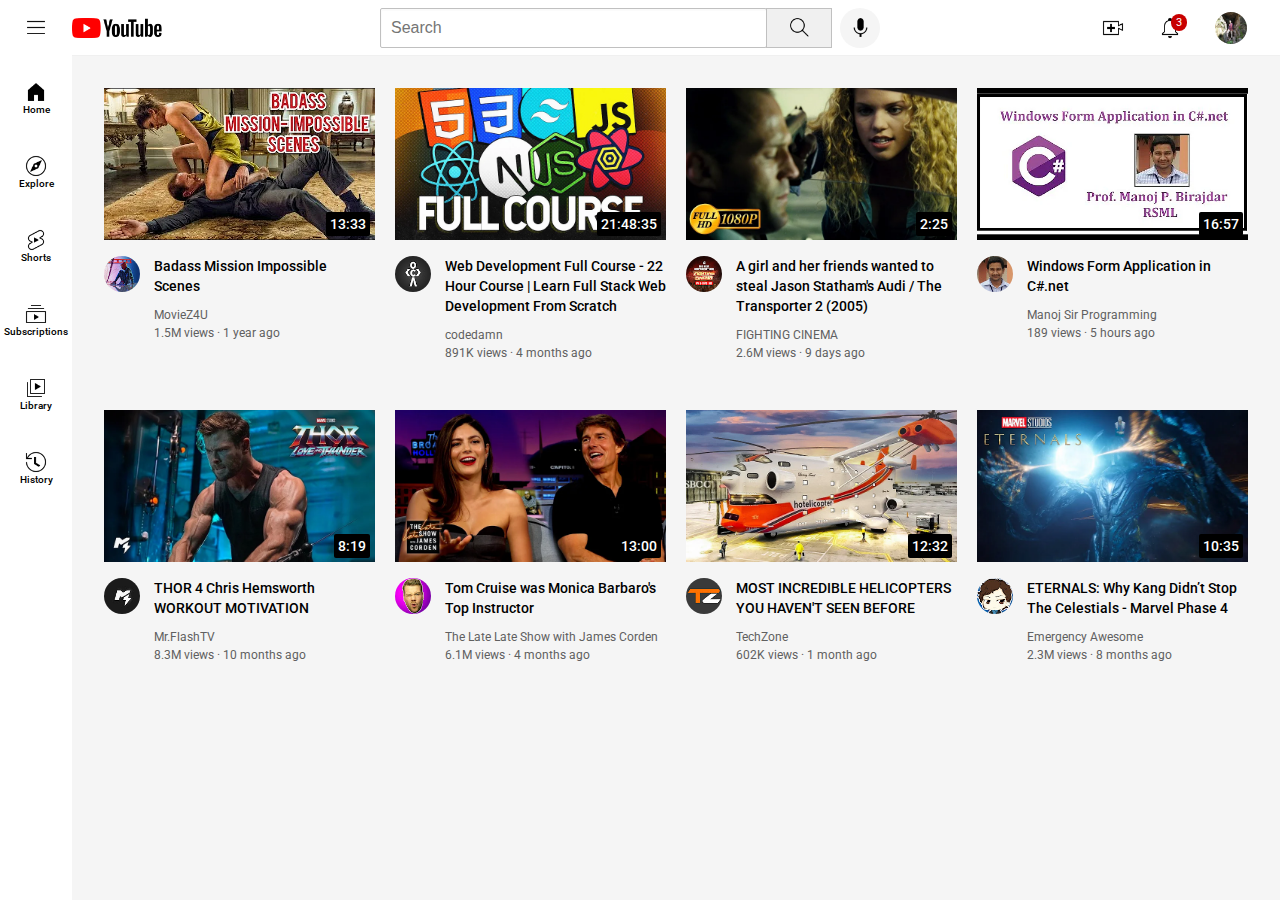
<file: index.html>
<!DOCTYPE html>
<html lang="en">
  <head>
    <meta charset="UTF-8" />
    <meta http-equiv="X-UA-Compatible" content="IE=edge" />
    <meta name="viewport" content="width=device-width, initial-scale=1.0" />
    <title>Utube</title>
    <link rel="icon" type="image/x-icon" href="icons/YouTube.ico" />
    <link rel="preconnect" href="https://fonts.googleapis.com" />
    <link rel="preconnect" href="https://fonts.gstatic.com" crossorigin />
    <link
      href="https://fonts.googleapis.com/css2?family=Roboto:wght@400;500;700&display=swap"
      rel="stylesheet"
    />
    <link rel="stylesheet" href="styles/video.css" />
    <link rel="stylesheet" href="styles/header.css" />
    <link rel="stylesheet" href="styles/sidebar.css" />
    <link rel="stylesheet" href="styles/general.css" />
  </head>
  <body>
    <div class="header">
      <div class="left-section">
        <div class="menu-div">
          <img class="menu" src="icons/menu.png" alt="" />
        </div>
        <div class="youtube-icon-div">
          <img class="youtube-icon" src="icons/YouTube-logo.png" alt="" />
        </div>
      </div>
      <div class="mid-section">
        <input class="search-bar" type="text" placeholder="Search" />
        <button class="search-button">
          <img class="search-but" src="icons/search.png" alt="" />
          <div class="tooltip">Search</div>
        </button>
        <button class="voice-search-button">
          <img class="voice-search-but" src="icons/voice-search.png" alt="" />
          <div class="tooltip">Search with your voice</div>
        </button>
      </div>
      <div class="end-section">
        <div class="live-div">
          <img class="live" src="icons/live.png" alt="" />
          <div class="tooltip">Create</div>
        </div>
        <div class="noti-div">
          <img class="noti" src="icons/notification.png" alt="" />
          <div class="noti-count">3</div>
          <div class="tooltip">Notifications</div>
        </div>
        <div class="pro-pic-div">
          <img class="pro-pic" src="icons/profile-pic.jpg" alt="" />
        </div>
      </div>
    </div>
    <div class="sidebar">
      <div class="sidebar-link">
        <img src="icons/home.png" alt="" />
        <div>Home</div>
      </div>
      <div class="sidebar-link">
        <img src="icons/explore.png" alt="" />
        <div>Explore</div>
      </div>
      <div class="sidebar-link">
        <img src="icons/shorts.png" alt="" />
        <div>Shorts</div>
      </div>
      <div class="sidebar-link">
        <img src="icons/subs.png" alt="" />
        <div>Subscriptions</div>
      </div>
      <div class="sidebar-link">
        <img src="icons/library.png" alt="" />
        <div>Library</div>
      </div>
      <div class="sidebar-link">
        <img src="icons/history.png" alt="" />
        <div>History</div>
      </div>
    </div>
    <div class="video-grid">
      <div class="video-preview">
        <div class="thumbnail-row">
          <img class="thumbnail" src="images/badass-mi-scenes.webp" alt="" />
          <div class="video-time">13:33</div>
        </div>
        <div class="video-info-grid">
          <div class="profile-image">
            <img
              class="profile-picture"
              src="profile_images/MovieZ4U.jpg"
              alt=""
            />
          </div>
          <div class="video-info">
            <p class="video-title">Badass Mission Impossible Scenes</p>
            <p class="channel-name">MovieZ4U</p>
            <p class="video-stats">1.5M views &#183; 1 year ago</p>
          </div>
        </div>
      </div>
      <div class="video-preview">
        <div class="thumbnail-row">
          <img class="thumbnail" src="images/web-dev-full-course.webp" alt="" />
          <div class="video-time">21:48:35</div>
        </div>
        <div class="video-info-grid">
          <div class="profile-image">
            <img
              class="profile-picture"
              src="profile_images/codedamn.jpg"
              alt=""
            />
          </div>
          <div class="video-info">
            <p class="video-title">
              Web Development Full Course - 22 Hour Course | Learn Full Stack
              Web Development From Scratch
            </p>
            <p class="channel-name">codedamn</p>
            <p class="video-stats">891K views &#183; 4 months ago</p>
          </div>
        </div>
      </div>
      <div class="video-preview">
        <div class="thumbnail-row">
          <img class="thumbnail" src="images/transporter.webp" alt="" />
          <div class="video-time">2:25</div>
        </div>
        <div class="video-info-grid">
          <div class="profile-image">
            <img
              class="profile-picture"
              src="profile_images/FightingCinema.jpg"
              alt=""
            />
          </div>
          <div class="video-info">
            <p class="video-title">
              A girl and her friends wanted to steal Jason Statham's Audi / The
              Transporter 2 (2005)
            </p>
            <p class="channel-name">FIGHTING CINEMA</p>
            <p class="video-stats">2.6M views &#183; 9 days ago</p>
          </div>
        </div>
      </div>
      <div class="video-preview">
        <div class="thumbnail-row">
          <img class="thumbnail" src="images/ChashTutorial.webp" alt="" />
          <div class="video-time">16:57</div>
        </div>
        <div class="video-info-grid">
          <div class="profile-image">
            <img
              class="profile-picture"
              src="profile_images/ManojSirProgramming.jpg"
              alt=""
            />
          </div>
          <div class="video-info">
            <p class="video-title">Windows Form Application in C#.net</p>
            <p class="channel-name">Manoj Sir Programming</p>
            <p class="video-stats">189 views &#183; 5 hours ago</p>
          </div>
        </div>
      </div>
      <div class="video-preview">
        <div class="thumbnail-row">
          <img class="thumbnail" src="images/Thor.webp" alt="" />
          <div class="video-time">8:19</div>
        </div>
        <div class="video-info-grid">
          <div class="profile-image">
            <img
              class="profile-picture"
              src="profile_images/MrFlashTv.jpg"
              alt=""
            />
          </div>
          <div class="video-info">
            <p class="video-title">THOR 4 Chris Hemsworth WORKOUT MOTIVATION</p>
            <p class="channel-name">Mr.FlashTV</p>
            <p class="video-stats">8.3M views &#183; 10 months ago</p>
          </div>
        </div>
      </div>
      <div class="video-preview">
        <div class="thumbnail-row">
          <img
            class="thumbnail"
            src="images/TomCruiseMonicaBarbaro.webp"
            alt=""
          />
          <div class="video-time">13:00</div>
        </div>
        <div class="video-info-grid">
          <div class="profile-image">
            <img
              class="profile-picture"
              src="profile_images/JamesCordon.jpg"
              alt=""
            />
          </div>
          <div class="video-info">
            <p class="video-title">
              Tom Cruise was Monica Barbaro's Top Instructor
            </p>
            <p class="channel-name">The Late Late Show with James Corden</p>
            <p class="video-stats">6.1M views &#183; 4 months ago</p>
          </div>
        </div>
      </div>
      <div class="video-preview">
        <div class="thumbnail-row">
          <img class="thumbnail" src="images/helicopter.webp" alt="" />
          <div class="video-time">12:32</div>
        </div>
        <div class="video-info-grid">
          <div class="profile-image">
            <img
              class="profile-picture"
              src="profile_images/TechZone.jpg"
              alt=""
            />
          </div>
          <div class="video-info">
            <p class="video-title">
              MOST INCREDIBLE HELICOPTERS YOU HAVEN'T SEEN BEFORE
            </p>
            <p class="channel-name">TechZone</p>
            <p class="video-stats">602K views &#183; 1 month ago</p>
          </div>
        </div>
      </div>
      <div class="video-preview">
        <div class="thumbnail-row">
          <img class="thumbnail" src="images/eternals.webp" alt="" />
          <div class="video-time">10:35</div>
        </div>
        <div class="video-info-grid">
          <div class="profile-image">
            <img
              class="profile-picture"
              src="profile_images/EmergencyAwesome.jpg"
              alt=""
            />
          </div>
          <div class="video-info">
            <p class="video-title">
              ETERNALS: Why Kang Didn’t Stop The Celestials - Marvel Phase 4
            </p>
            <p class="channel-name">Emergency Awesome</p>
            <p class="video-stats">2.3M views &#183; 8 months ago</p>
          </div>
        </div>
      </div>
    </div>
  </body>
</html>
</file>
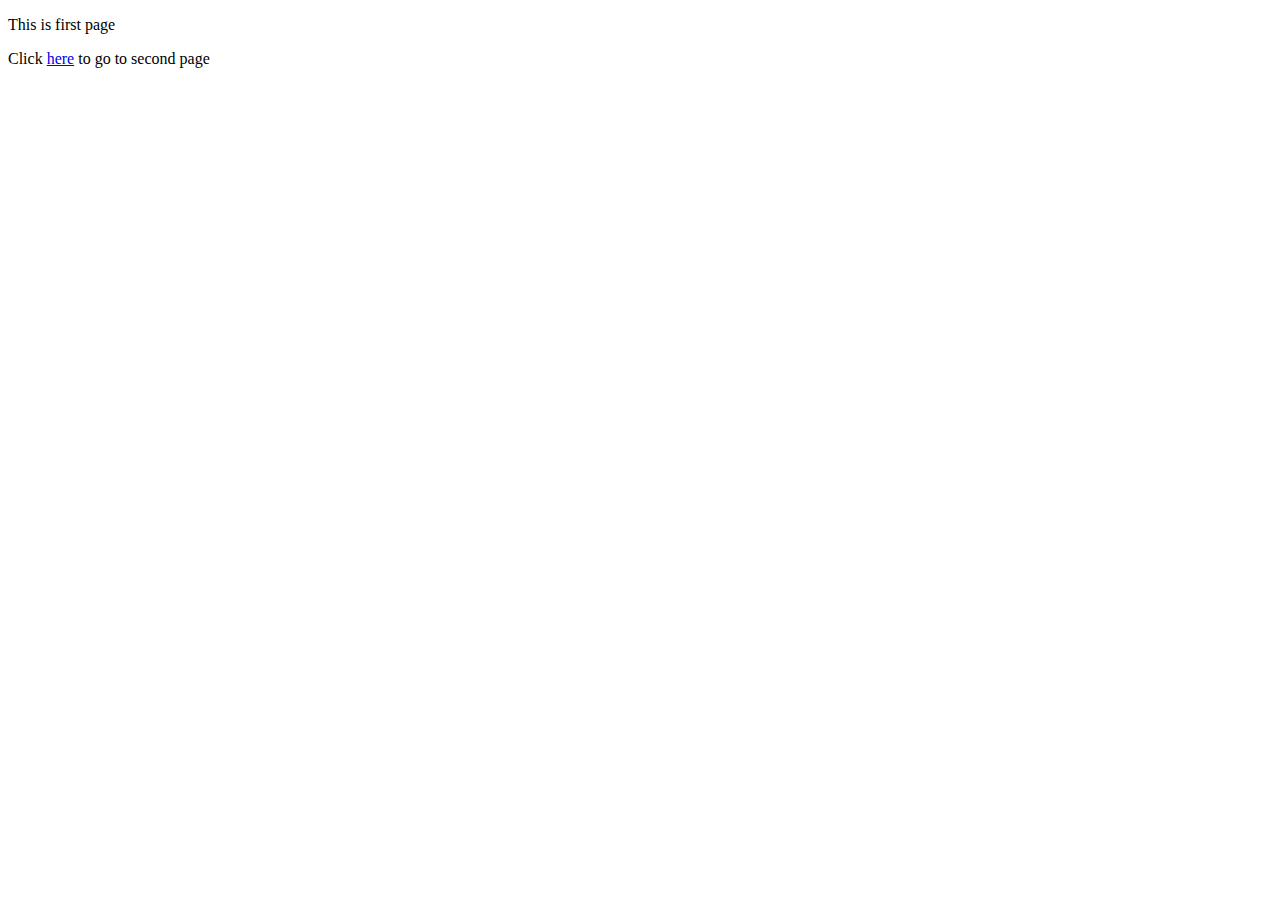
<file: Intro-to-html/index.html>
<!DOCTYPE html>
<html lang="en">
  <head>
    <meta charset="UTF-8" />
    <meta http-equiv="X-UA-Compatible" content="IE=edge" />
    <meta name="viewport" content="width=device-width, initial-scale=1.0" />
    <title>Practice</title>
    <style>
      em {
        color: orangered;
        font-style: normal;
      }
      body {
        font-family: Georgia;
      }
    </style>
  </head>
  <body>
    <p>This is first page</p>
    <p>Click <a href="about.html">here</a> to go to second page</p>
  </body>
</html>
</file>
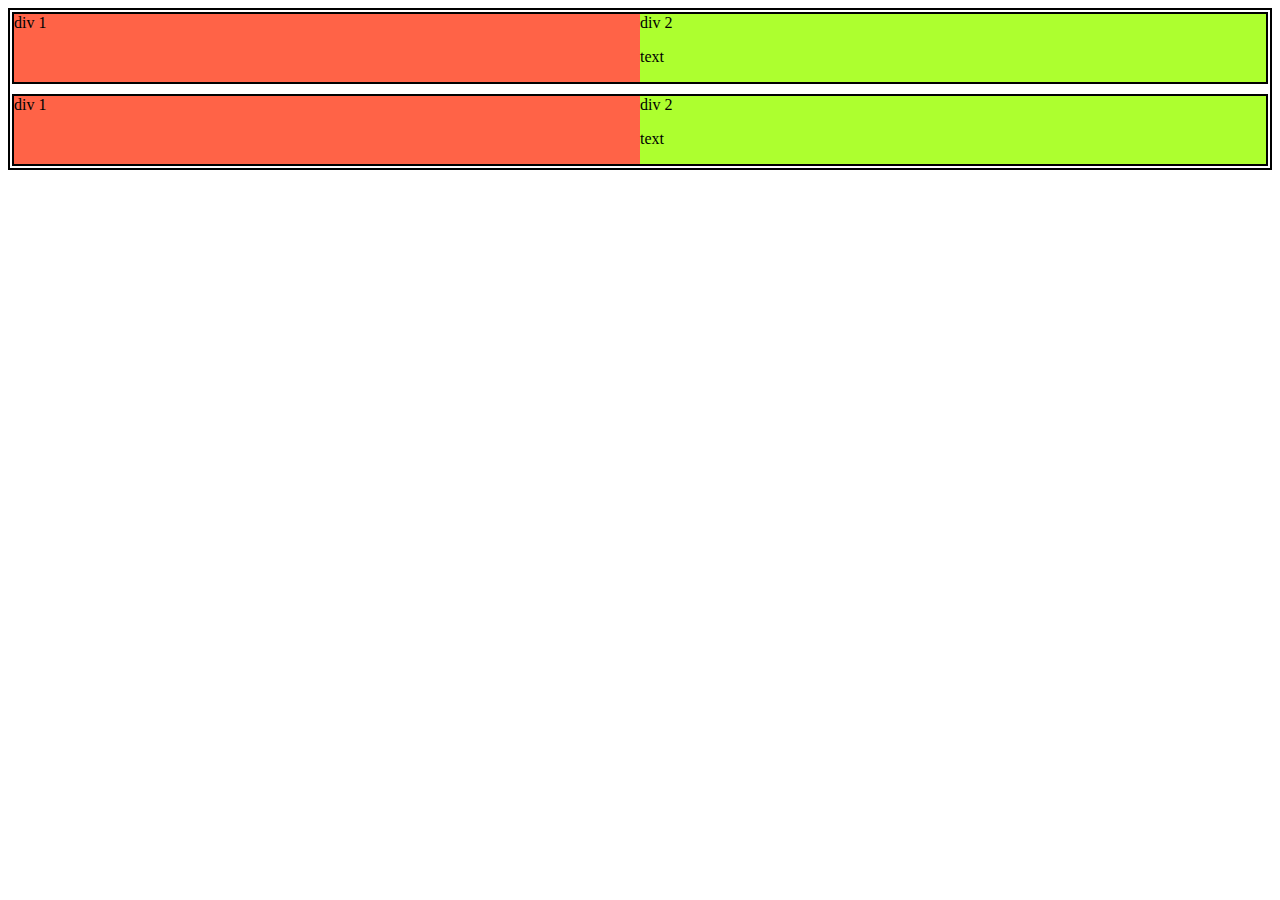
<file: grid.html>
<!DOCTYPE html>
<html lang="en">
  <head>
    <meta charset="UTF-8" />
    <meta http-equiv="X-UA-Compatible" content="IE=edge" />
    <meta name="viewport" content="width=device-width, initial-scale=1.0" />
    <title>Grid Practice</title>
  </head>
  <body>
    <div
      style="
        width: 1fr;
        border: 2px;
        border-color: black;
        border-style: solid;
        padding: 2px;
      "
    >
      <div
        style="
          display: grid;
          grid-template-columns: auto auto;
          border: 2px;
          background-color: crimson;
          border-style: solid;
        "
      >
        <div style="background-color: tomato">div 1</div>
        <div style="background-color: greenyellow">
          div 2
          <p>text</p>
        </div>
      </div>
      <div
        style="
          display: grid;
          grid-template-columns: auto auto;
          margin-top: 10px;
          border: 2px;
          background-color: crimson;
          border-style: solid;
        "
      >
        <div style="background-color: tomato">div 1</div>
        <div style="background-color: greenyellow">
          div 2
          <p>text</p>
        </div>
      </div>
    </div>
  </body>
</html>
</file>
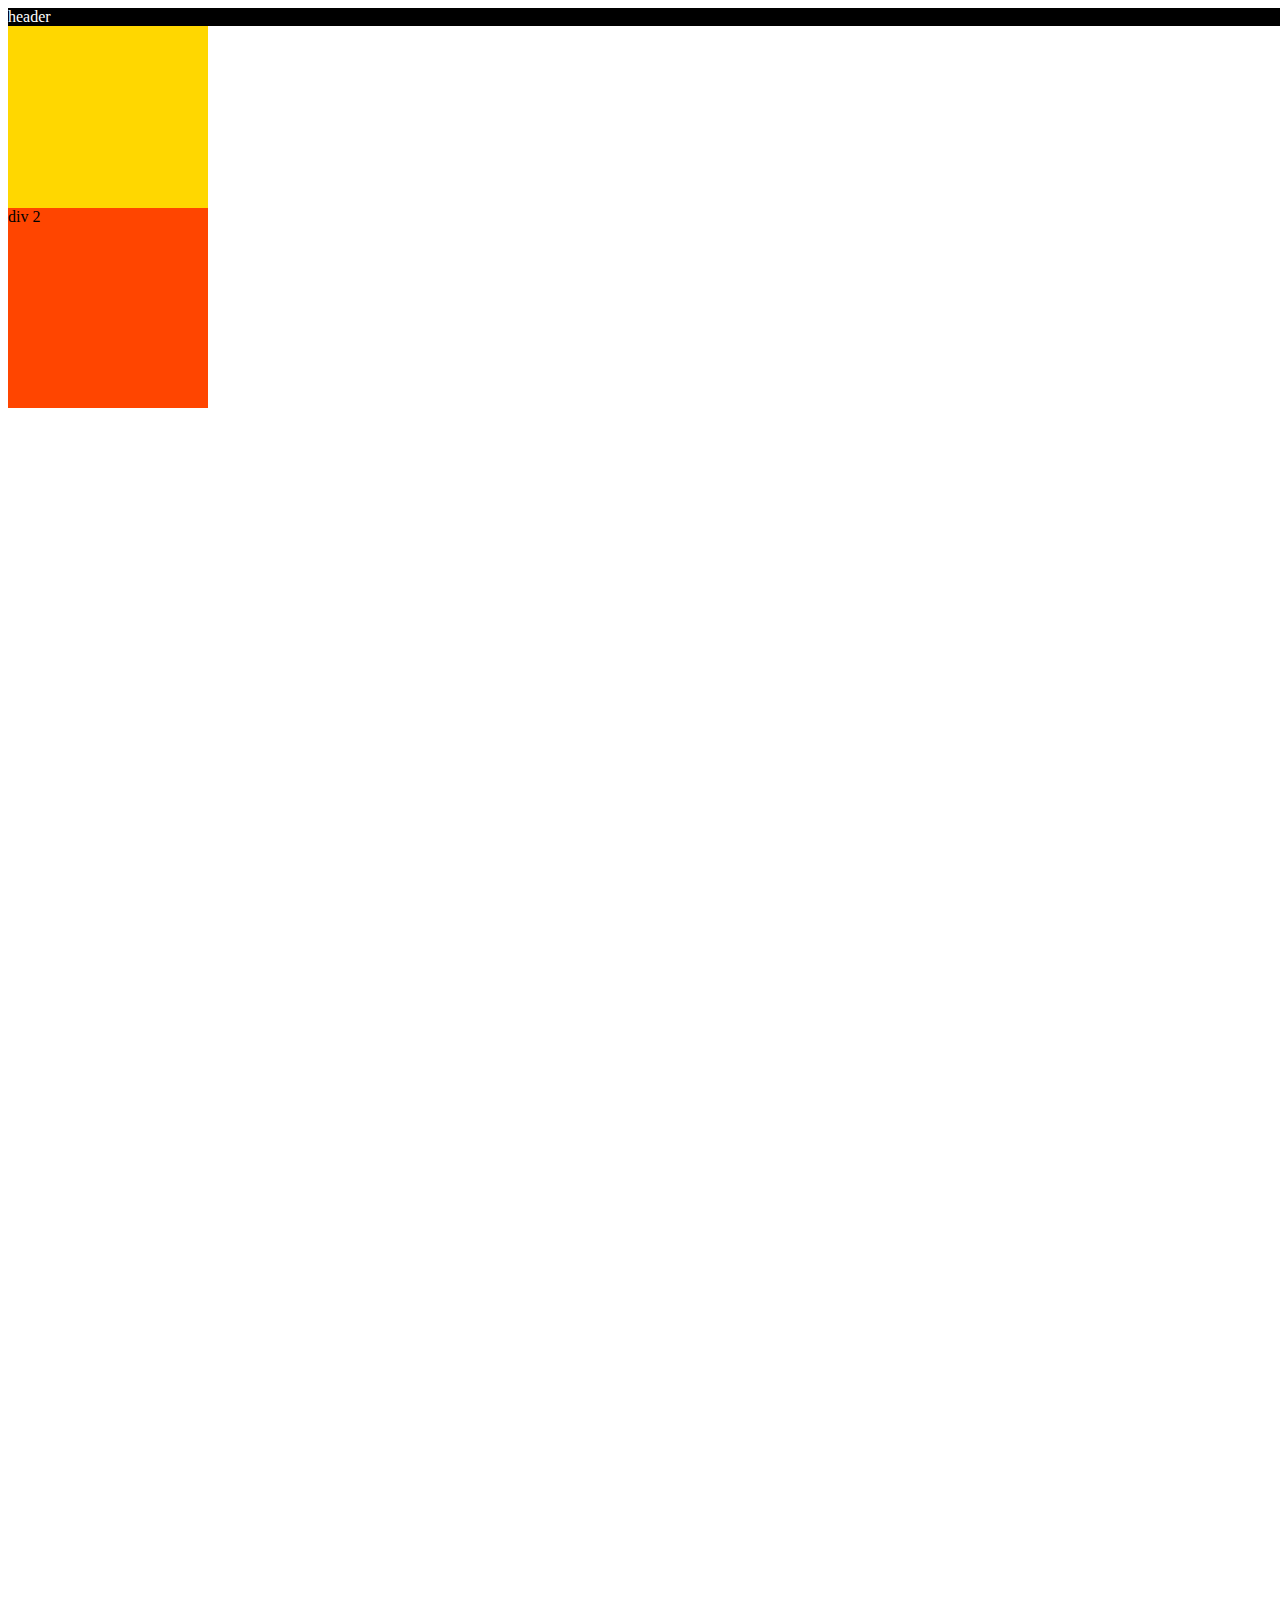
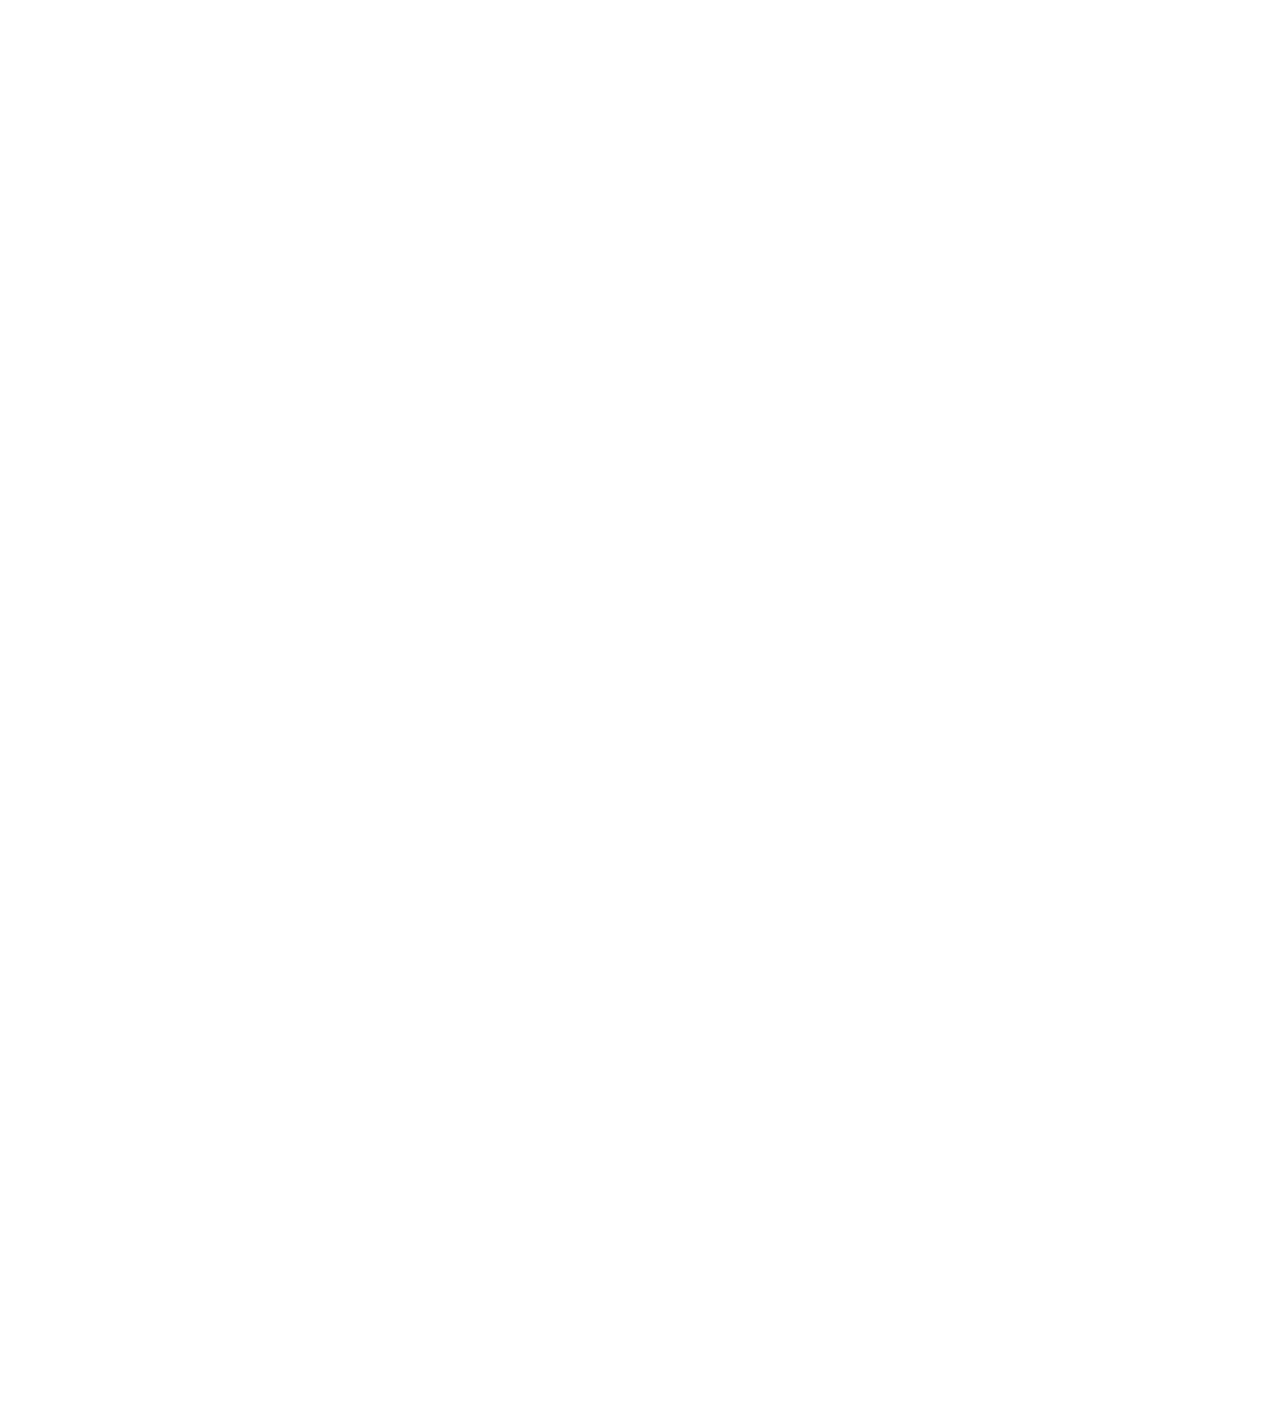
<file: position.html>
<!DOCTYPE html>
<html lang="en">
  <head>
    <meta charset="UTF-8" />
    <meta http-equiv="X-UA-Compatible" content="IE=edge" />
    <meta name="viewport" content="width=device-width, initial-scale=1.0" />
    <title>Position tutorial</title>
  </head>
  <body style="height: 3000px">
    <div style="width: 100%; background: black; color: white; position: fixed">
      header
    </div>
    <div style="background-color: gold; width: 200px; height: 200px">div 1</div>
    <div style="background-color: orangered; width: 200px; height: 200px">
      div 2
    </div>
  </body>
</html>
</file>
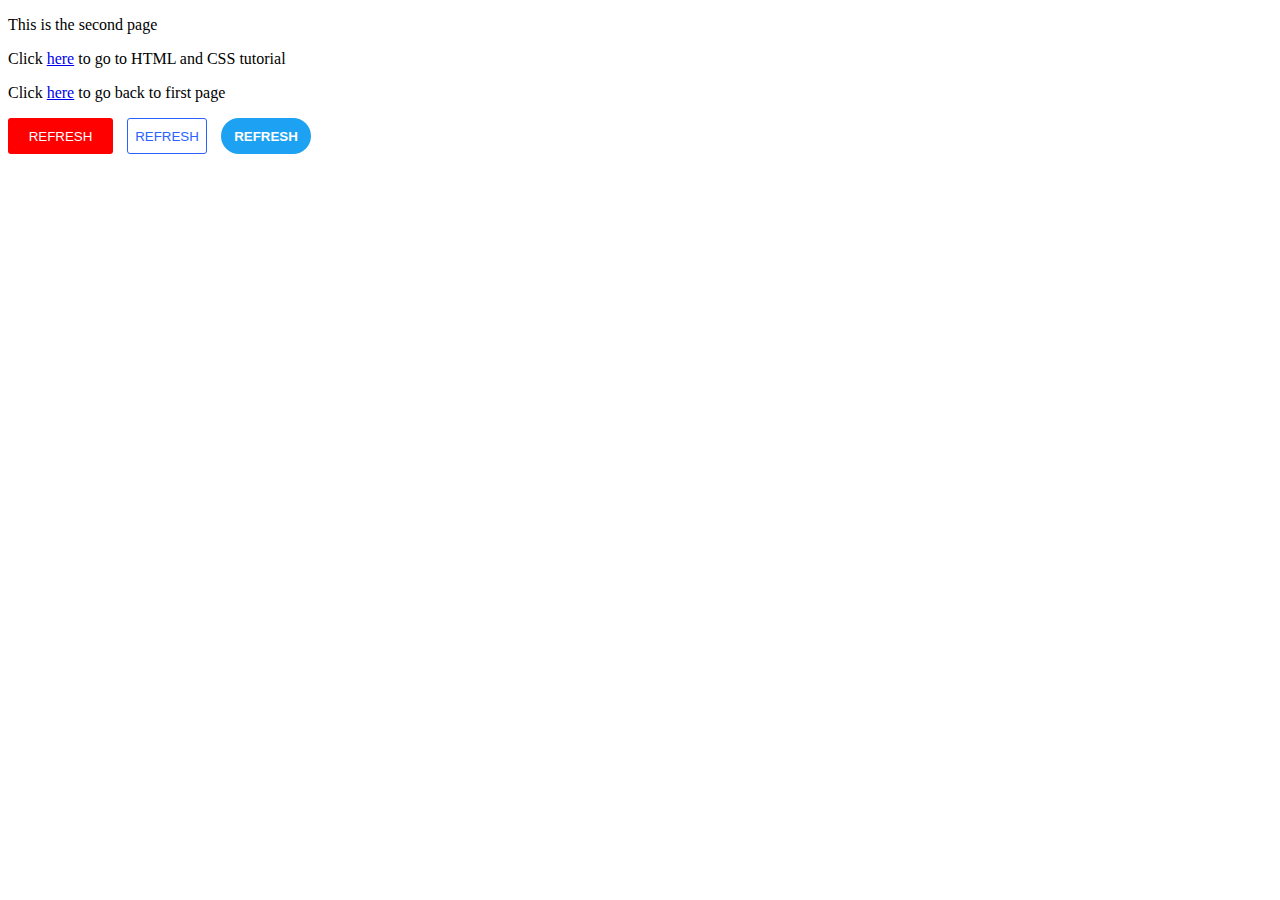
<file: Intro-to-html/about.html>
<!DOCTYPE html>
<html lang="en">
  <head>
    <meta charset="UTF-8" />
    <meta http-equiv="X-UA-Compatible" content="IE=edge" />
    <meta name="viewport" content="width=device-width, initial-scale=1.0" />
    <title>Practice</title>
    <link rel="stylesheet" href="buttons.css" />
  </head>
  <body>
    <p>This is the second page</p>
    <p>
      Click
      <a href="https://www.youtube.com/watch?v=G3e-cpL7ofc" target="_blank"
        >here</a
      >
      to go to HTML and CSS tutorial
    </p>
    <p>Click <a href="index.html">here</a> to go back to first page</p>
    <button id="first_button" onclick="window.location.reload();">
      REFRESH
    </button>
    <button id="second_button" onclick="window.location.reload();">
      REFRESH
    </button>
    <button id="third_button" onclick="window.location.reload();">
      REFRESH
    </button>
  </body>
</html>
</file>
<file: styles/video.css>
.thumbnail {
    width: 100%;
  }
  .video-grid {
    display: grid;
    grid-template-columns: 1fr 1fr 1fr;
    column-gap: 20px;
    row-gap: 50px;
  }
  @media (max-width: 879px) {
    .video-grid {
      grid-template-columns: 1fr 1fr;
    }
  }
  @media (min-width: 888px) and (max-width: 1144px) {
    .video-grid {
      grid-template-columns: 1fr 1fr 1fr;
    }
  }
  @media (min-width: 1145px) {
    .video-grid {
      grid-template-columns: 1fr 1fr 1fr 1fr;
    }
  }
  .video-preview {
    width: 100%;
  }
  .video-info-grid {
    display: grid;
    grid-template-columns: 50px auto;
  }
  .profile-image {
    width: 50px;
    vertical-align: top;
  }
  .video-info {
    width: auto;
    vertical-align: top;
  }
  .profile-picture {
    width: 36px;
    border-radius: 18px;
  }
  .video-title {
    margin-top: 0;
    font-size: 14px;
    font-weight: 500;
    line-height: 20px;
    margin-bottom: 12px;
  }
  .channel-name,
  .video-stats {
    font-size: 12px;
    color: rgb(96, 96, 96);
  }
  .channel-name {
    margin-bottom: 4px;
  }
  .thumbnail-row {
    margin-bottom: 12px;
    position: relative;
  }
  .video-time {
    background-color: black;
    color: white;
    font-weight: 500;
    font-size: 14px;
    padding: 4px;
    border-radius: 2px;
    position: absolute;
    bottom: 8px;
    right: 5px;
  }
</file>
<file: styles/header.css>
.header {
    padding: 0 16px;
    display: flex;
    flex-direction: row;
    justify-content: space-between;
    height: 55px;
    position: fixed;
    top: 0;
    left: 0;
    right: 0;
    background-color: white;
    border-bottom: 1px solid rgb(240, 240, 240);
    z-index: 100;
}
.left-section {
    display: flex;
    flex-direction: row;
    align-items: center;
    margin: 0;
    padding: 0;
}
.menu-div {
    width: 40px;
    height: 40px;
    padding: 8px;
    margin: 0;
    box-sizing: border-box;
    position: relative;
    display: block;
}
.menu {
    width: 24px;
    height: 24px;
    padding: 0;
    margin: 0;
    display: inline-flex;
    align-items: center;
    justify-content: center;
    position: relative;
}
.youtube-icon-div {
    width: 90px;
    height: 20px;
    padding: 18px 14px 18px 16px;
    margin: 0;
    position: relative;
    display: inline-flex;
    justify-content: center;

}
.youtube-icon {
    width: 90px;
    height: 20px;
    display: block;
}
.mid-section {
    display: flex;
    flex-direction: row;
    flex: 0 1 728px;
    align-items: center;
    margin: 0;
    padding: 0;
    min-width: 0;
    max-width: 500px;
}
/* .search-bar-div {
    display: flex;
    flex: 1;
    flex-basis: 1e-9px;
    margin: 0 0 0 40px;
    padding: 0 4px;
} */
.search-bar {
    flex: 1;
    height: 36px;
    padding-left: 10px;
    font-size: 16px;
    border: 1px solid rgb(192, 192, 192);
    border-radius: 2px;
    box-shadow: inset 1px 2px 1px rgba(0, 0, 0, 0.02);
    width: 0;
}
.search-bar::placeholder {
    font-size: 16px;
}
.search-button {
    width: 66px;
    height: 40px;
    display: flex;
    flex-direction: column;
    justify-content: center;
    align-items: center;
    background-color: rgb(240, 240, 240);
    border: 1px solid rgb(192, 192, 192);
    margin-left: -1px;
    margin-right: 8px;
    position: relative;
}
.search-button .tooltip,
.voice-search-button .tooltip,
.live-div .tooltip,
.noti-div .tooltip {
    background-color: gray;
    color: white;
    padding: 4px 8px 4px 8px;
    border-radius: 2px;
    font: 12px;
    position: absolute;
    bottom: -30px;
    opacity: 0;
    transition: opacity 0.15s;
    pointer-events: none;
}
.search-button:hover .tooltip,
.voice-search-button:hover .tooltip,
.live-div:hover .tooltip,
.noti-div:hover .tooltip {
    opacity: 1;
}
.search-but {
    width: 25px;
}
.voice-search-button {
    height: 40px;
    width: 40px;
    border-radius: 20px;
    border: none;
    background-color: rgb(245, 245, 245);
    display: flex;
    justify-content: center;
    align-items: center;
}
.voice-search-but {
    width: 25px;
}
.end-section {
    width: 180px;
    display: flex;
    justify-content: space-around;
    flex-basis: auto;
    align-items: center;
}
.live {
    height: 24px;
}
.noti-div,
.live-div,
.pro-pic-div {
    position: relative;
    display: flex;
    justify-content: center;
    align-items: center;
}
.noti {
    height: 24px;
}
.noti-count {
    padding: 2px 5px 2px 5px;
    border-radius: 10px;
    background-color: rgb(200, 0, 0);
    color: white;
    font-size: 11px;
    position: absolute;
    top: -2px;
    right: -5px;
}
.pro-pic {
    height: 32px;
    border-radius: 16px;
}
</file>
<file: styles/sidebar.css>
.sidebar {
    background-color: white;
    position: fixed;
    top: 55px;
    bottom: 0;
    left: 0;
    width: 72px;
    padding-top: 5px;
    z-index: 200;
}
.sidebar-link {
    height: 74px;
    display: flex;
    justify-content: center;
    align-items: center;
    flex-direction: column;
    cursor: pointer;
}
.sidebar-link:hover {
    background-color: rgb(235,235,235);
}
.sidebar-link img {
    height: 24px;
}
.sidebar-link div {
    font-weight: 500;
    font-size: 10px;
}
</file>
<file: styles/general.css>
p {
    font-family: Roboto, Arial;
    margin-top: 0;
    margin-bottom: 0;
  }
body {
  font-family: Roboto, Arial;
  background-color: rgb(245, 245, 245);
  padding-top: 80px;
  padding-left: 96px;
  padding-right: 24px;
}
</file>
<file: Intro-to-html/buttons.css>
body {
    font-family: Georgia;
  }
  #first_button {
    background-color: rgb(255, 0, 0);
    color: white;
    width: 105px;
    height: 36px;
    border: none;
    border-radius: 3px;
    cursor: pointer;
    margin-right: 10px;
    font-weight: 100;
    transition: opacity 0.15s;
  }
  #first_button:hover {
    opacity: 0.75;
  }
  #first_button:active {
    opacity: 0.6;
  }
  #second_button {
    background-color: white;
    color: #2962ff;
    border-color: #2962ff;
    border-radius: 3px;
    border-width: 1px;
    border-style: solid;
    height: 36px;
    width: 80px;
    cursor: pointer;
    margin-right: 10px;
    transition: background-color 0.4s, color 0.4s;
  }
  #second_button:hover {
    background-color: #2962ff;
    color: white;
  }
  #second_button:active {
    opacity: 0.7;
  }
  #third_button {
    background-color: rgb(29, 161, 242);
    color: white;
    border: none;
    width: 90px;
    height: 36px;
    border-radius: 18px;
    font-weight: bold;
    cursor: pointer;
    transition: box-shadow 0.4s;
  }
  #third_button:hover {
    box-shadow: 0 3px 3px rgba(0, 0, 0, 0.15);
  }
  #third_button:active {
    opacity: 0.7;
  }
</file>
